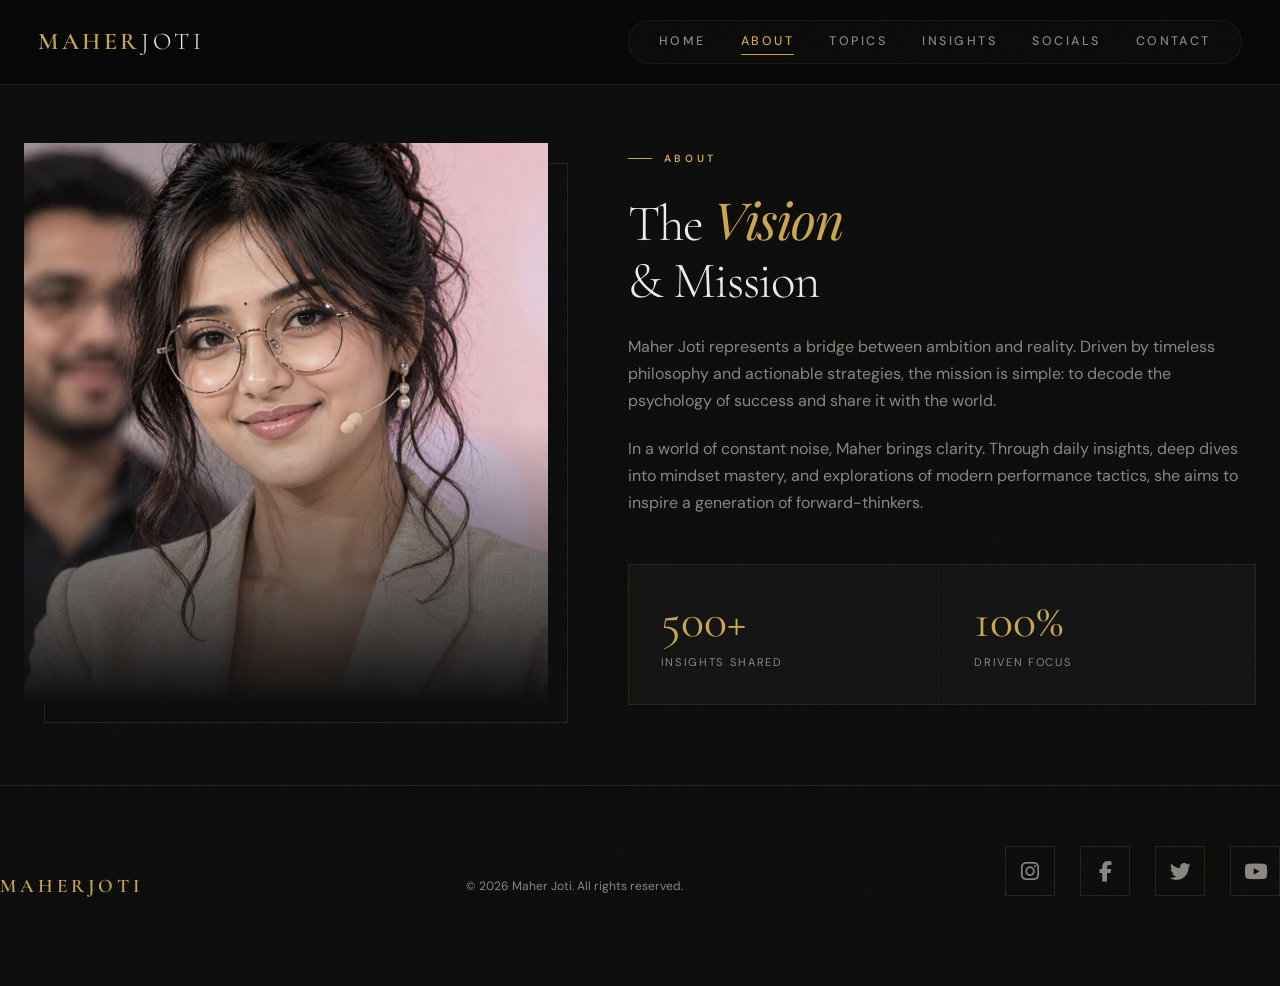
<file: about.html>
<!DOCTYPE html>
<html lang="en">
<head>
  <meta charset="UTF-8" />
  <meta name="viewport" content="width=device-width, initial-scale=1.0" />
  <title>Maher Joti | About</title>
  <meta name="description" content="Maher Joti - About page" />
  <link rel="preconnect" href="https://fonts.googleapis.com" />
  <link href="https://fonts.googleapis.com/css2?family=Cormorant+Garamond:wght@300;400;500;600;700&family=DM+Sans:wght@300;400;500;600&family=Playfair+Display:ital,wght@0,700;1,400&display=swap" rel="stylesheet" />
  <link rel="stylesheet" href="https://cdnjs.cloudflare.com/ajax/libs/font-awesome/6.4.0/css/all.min.css" />
  <link rel="stylesheet" href="css/style.css" />
</head>
<body>

  <!-- NAV -->
  <header id="header">
    <a href="index.html" class="logo">Maher<span>Joti</span></a>
    <button class="menu-toggle" id="menuToggle" aria-label="Toggle menu"><i class="fas fa-bars"></i></button>
    <nav id="navLinks">
      <a href="index.html">Home</a>
      <a href="about.html" class="active">About</a>
      <a href="topics.html">Topics</a>
      <a href="content.html">Insights</a>
      <a href="social.html">Socials</a>
      <a href="contact.html">Contact</a>
    </nav>
  </header>

  <!-- ABOUT -->
  <section id="about">
    <div class="about-grid reveal">
      <div class="about-img">
        <div class="about-img-line"></div>
        <img src="imgs/maher.jpg" alt="Maher Joti" />
        <div class="about-img-overlay"></div>
      </div>
      <div class="about-text">
        <span class="section-label">About</span>
        <h2 class="section-heading">The <em>Vision</em><br>& Mission</h2>
        <p>Maher Joti represents a bridge between ambition and reality. Driven by timeless philosophy and actionable strategies, the mission is simple: to decode the psychology of success and share it with the world.</p>
        <p>In a world of constant noise, Maher brings clarity. Through daily insights, deep dives into mindset mastery, and explorations of modern performance tactics, she aims to inspire a generation of forward-thinkers.</p>
        <div class="about-stats">
          <div class="stat">
            <div class="stat-number">500+</div>
            <div class="stat-label">Insights Shared</div>
          </div>
          <div class="stat">
            <div class="stat-number">100%</div>
            <div class="stat-label">Driven Focus</div>
          </div>
        </div>
      </div>
    </div>
  </section>

  <!-- FOOTER -->
  <footer>
    <div class="footer-logo">MaherJoti</div>
    <p class="footer-copy">&copy; 2026 Maher Joti. All rights reserved.</p>
    <div class="footer-socials">
      <a href="#"><i class="fab fa-instagram"></i></a>
      <a href="#"><i class="fab fa-facebook-f"></i></a>
      <a href="#"><i class="fab fa-twitter"></i></a>
      <a href="#"><i class="fab fa-youtube"></i></a>
    </div>
  </footer>

  <script>
    const header = document.getElementById('header');
    window.addEventListener('scroll', () => {
      if (header) header.classList.toggle('scrolled', window.scrollY > 50);
    });

    const toggle = document.getElementById('menuToggle');
    const nav = document.getElementById('navLinks');
    if (toggle && nav) {
      toggle.addEventListener('click', () => {
        nav.classList.toggle('open');
        const icon = toggle.querySelector('i');
        icon.className = nav.classList.contains('open') ? 'fas fa-times' : 'fas fa-bars';
      });

      nav.querySelectorAll('a').forEach(a => {
        a.addEventListener('click', () => {
          nav.classList.remove('open');
          toggle.querySelector('i').className = 'fas fa-bars';
        });
      });
    }

    const reveals = document.querySelectorAll('.reveal');
    if (reveals.length) {
      const observer = new IntersectionObserver((entries) => {
        entries.forEach(e => { if (e.isIntersecting) e.target.classList.add('visible'); });
      }, { threshold: 0.1 });
      reveals.forEach(el => observer.observe(el));
    }

    document.querySelectorAll('.action-btn').forEach(btn => {
      if (btn.querySelector('.fa-heart')) {
        btn.addEventListener('click', () => {
          const icon = btn.querySelector('i');
          icon.classList.toggle('far');
          icon.classList.toggle('fas');
          icon.style.color = icon.classList.contains('fas') ? '#c9a84c' : '';
        });
      }
    });

    const contactForm = document.getElementById('contactForm');
    if (contactForm) {
      contactForm.addEventListener('submit', function(e) {
        e.preventDefault();
        const msg = document.getElementById('form-message');
        const btn = document.getElementById('submitBtn');
        const btnText = document.getElementById('btnText');
        const btnIcon = document.getElementById('btnIcon');
        btn.disabled = true;
        btnText.textContent = 'Sending...';
        btnIcon.className = 'fas fa-spinner fa-spin';
        setTimeout(() => {
          msg.style.display = 'block';
          msg.style.background = 'rgba(201,168,76,0.1)';
          msg.style.border = '1px solid rgba(201,168,76,0.3)';
          msg.style.color = '#c9a84c';
          msg.style.fontSize = '0.85rem';
          msg.textContent = 'Proposal submitted! We will get back to you soon.';
          this.reset();
          btn.disabled = false;
          btnText.textContent = 'Submit Proposal';
          btnIcon.className = 'fas fa-paper-plane';
          setTimeout(() => msg.style.display = 'none', 5000);
        }, 1500);
      });
    }
  </script>
</body>
</html>
</file>
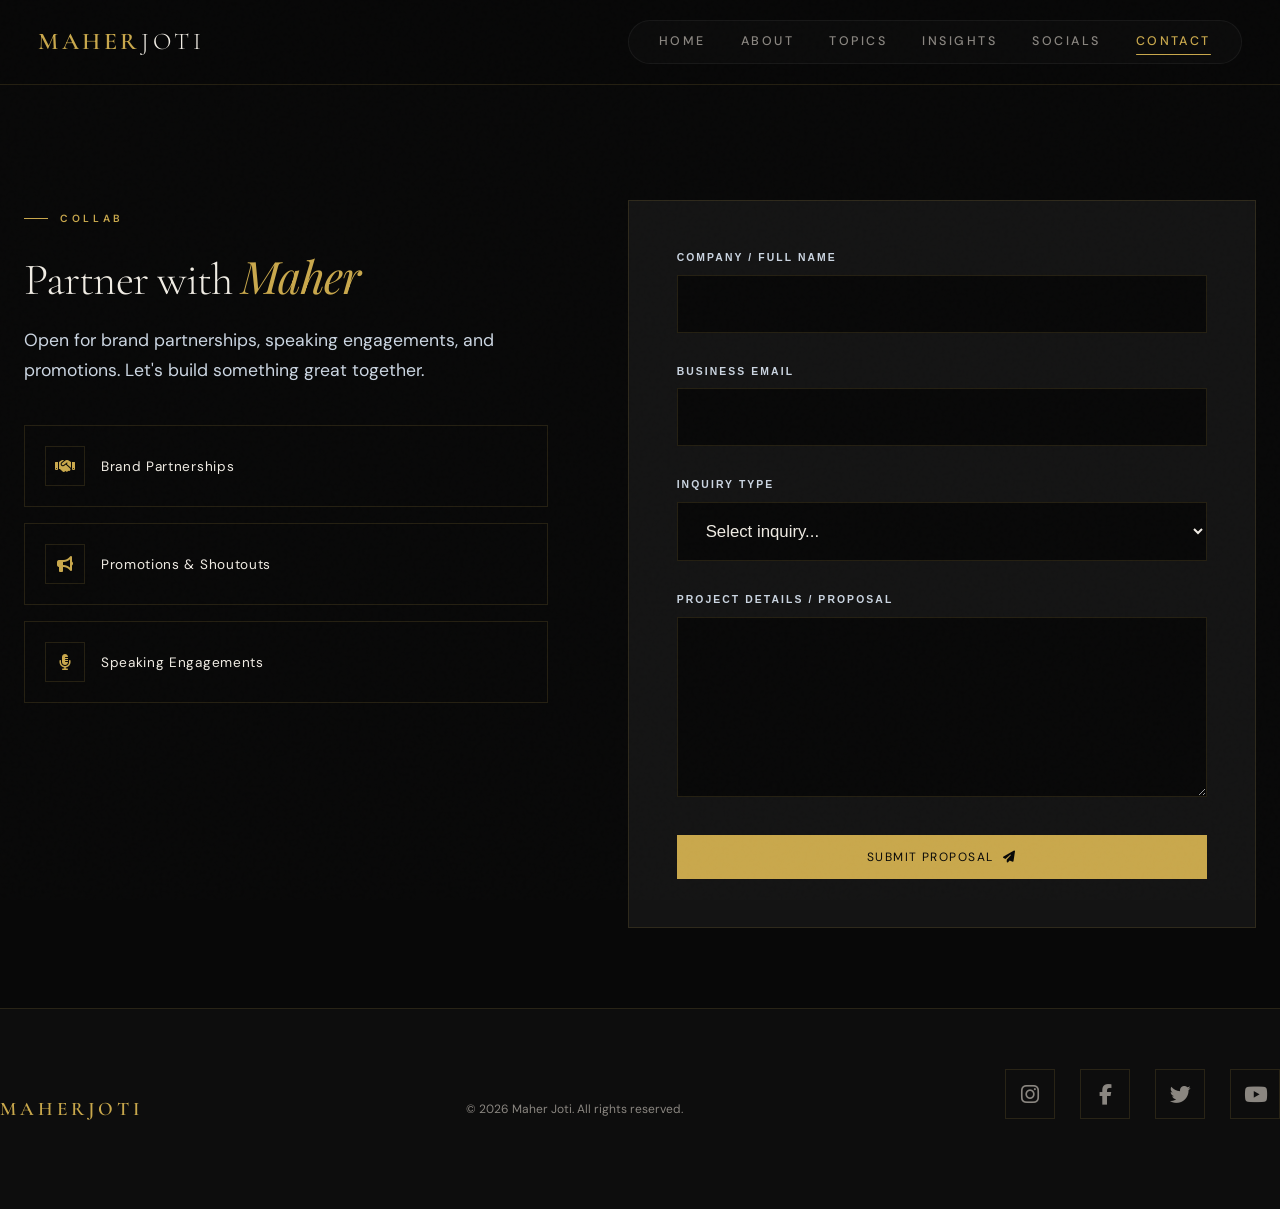
<file: contact.html>
<!DOCTYPE html>
<html lang="en">
<head>
  <meta charset="UTF-8" />
  <meta name="viewport" content="width=device-width, initial-scale=1.0" />
  <title>Maher Joti | Contact</title>
  <meta name="description" content="Maher Joti - Contact page" />
  <link rel="preconnect" href="https://fonts.googleapis.com" />
  <link href="https://fonts.googleapis.com/css2?family=Cormorant+Garamond:wght@300;400;500;600;700&family=DM+Sans:wght@300;400;500;600&family=Playfair+Display:ital,wght@0,700;1,400&display=swap" rel="stylesheet" />
  <link rel="stylesheet" href="https://cdnjs.cloudflare.com/ajax/libs/font-awesome/6.4.0/css/all.min.css" />
  <link rel="stylesheet" href="css/style.css" />
</head>
<body>

  <!-- NAV -->
  <header id="header">
    <a href="index.html" class="logo">Maher<span>Joti</span></a>
    <button class="menu-toggle" id="menuToggle" aria-label="Toggle menu"><i class="fas fa-bars"></i></button>
    <nav id="navLinks">
      <a href="index.html">Home</a>
      <a href="about.html">About</a>
      <a href="topics.html">Topics</a>
      <a href="content.html">Insights</a>
      <a href="social.html">Socials</a>
      <a href="contact.html" class="active">Contact</a>
    </nav>
  </header>

  <!-- CONTACT -->
  <section id="contact">
    <div class="contact-grid reveal">
      <div class="contact-info">
        <span class="section-label">Collab</span>
        <h2 class="contact-info-heading">Partner with <em>Maher</em></h2>
        <p>Open for brand partnerships, speaking engagements, and promotions. Let's build something great together.</p>
        <div class="services-list">
          <div class="service-item">
            <div class="service-icon"><i class="fas fa-handshake"></i></div>
            <span class="service-name">Brand Partnerships</span>
          </div>
          <div class="service-item">
            <div class="service-icon"><i class="fas fa-bullhorn"></i></div>
            <span class="service-name">Promotions & Shoutouts</span>
          </div>
          <div class="service-item">
            <div class="service-icon"><i class="fas fa-microphone-alt"></i></div>
            <span class="service-name">Speaking Engagements</span>
          </div>
        </div>
      </div>
      <div class="contact-form-wrap">
        <div id="form-message"></div>
        <form id="contactForm">
          <div class="form-group">
            <label for="name">Company / Full Name</label>
            <input type="text" id="name" name="name" class="form-control" required />
          </div>
          <div class="form-group">
            <label for="email">Business Email</label>
            <input type="email" id="email" name="email" class="form-control" required />
          </div>
          <div class="form-group">
            <label for="inquiry">Inquiry Type</label>
            <select id="inquiry" name="inquiry" class="form-control" required>
              <option value="" disabled selected>Select inquiry...</option>
              <option value="partnership">Brand Partnership</option>
              <option value="promotion">Promotion / Shoutout</option>
              <option value="speaking">Speaking Engagement</option>
              <option value="other">Other</option>
            </select>
          </div>
          <div class="form-group">
            <label for="message">Project Details / Proposal</label>
            <textarea id="message" name="message" class="form-control" required></textarea>
          </div>
          <button type="submit" class="btn-submit" id="submitBtn">
            <span id="btnText">Submit Proposal</span>
            <i class="fas fa-paper-plane" id="btnIcon"></i>
          </button>
        </form>
      </div>
    </div>
  </section>

  <!-- FOOTER -->
  <footer>
    <div class="footer-logo">MaherJoti</div>
    <p class="footer-copy">&copy; 2026 Maher Joti. All rights reserved.</p>
    <div class="footer-socials">
      <a href="#"><i class="fab fa-instagram"></i></a>
      <a href="#"><i class="fab fa-facebook-f"></i></a>
      <a href="#"><i class="fab fa-twitter"></i></a>
      <a href="#"><i class="fab fa-youtube"></i></a>
    </div>
  </footer>

  <script>
    const header = document.getElementById('header');
    window.addEventListener('scroll', () => {
      if (header) header.classList.toggle('scrolled', window.scrollY > 50);
    });

    const toggle = document.getElementById('menuToggle');
    const nav = document.getElementById('navLinks');
    if (toggle && nav) {
      toggle.addEventListener('click', () => {
        nav.classList.toggle('open');
        const icon = toggle.querySelector('i');
        icon.className = nav.classList.contains('open') ? 'fas fa-times' : 'fas fa-bars';
      });

      nav.querySelectorAll('a').forEach(a => {
        a.addEventListener('click', () => {
          nav.classList.remove('open');
          toggle.querySelector('i').className = 'fas fa-bars';
        });
      });
    }

    const reveals = document.querySelectorAll('.reveal');
    if (reveals.length) {
      const observer = new IntersectionObserver((entries) => {
        entries.forEach(e => { if (e.isIntersecting) e.target.classList.add('visible'); });
      }, { threshold: 0.1 });
      reveals.forEach(el => observer.observe(el));
    }

    document.querySelectorAll('.action-btn').forEach(btn => {
      if (btn.querySelector('.fa-heart')) {
        btn.addEventListener('click', () => {
          const icon = btn.querySelector('i');
          icon.classList.toggle('far');
          icon.classList.toggle('fas');
          icon.style.color = icon.classList.contains('fas') ? '#c9a84c' : '';
        });
      }
    });

    const contactForm = document.getElementById('contactForm');
    if (contactForm) {
      contactForm.addEventListener('submit', function(e) {
        e.preventDefault();
        const msg = document.getElementById('form-message');
        const btn = document.getElementById('submitBtn');
        const btnText = document.getElementById('btnText');
        const btnIcon = document.getElementById('btnIcon');
        btn.disabled = true;
        btnText.textContent = 'Sending...';
        btnIcon.className = 'fas fa-spinner fa-spin';
        setTimeout(() => {
          msg.style.display = 'block';
          msg.style.background = 'rgba(201,168,76,0.1)';
          msg.style.border = '1px solid rgba(201,168,76,0.3)';
          msg.style.color = '#c9a84c';
          msg.style.fontSize = '0.85rem';
          msg.textContent = 'Proposal submitted! We will get back to you soon.';
          this.reset();
          btn.disabled = false;
          btnText.textContent = 'Submit Proposal';
          btnIcon.className = 'fas fa-paper-plane';
          setTimeout(() => msg.style.display = 'none', 5000);
        }, 1500);
      });
    }
  </script>
</body>
</html>
</file>
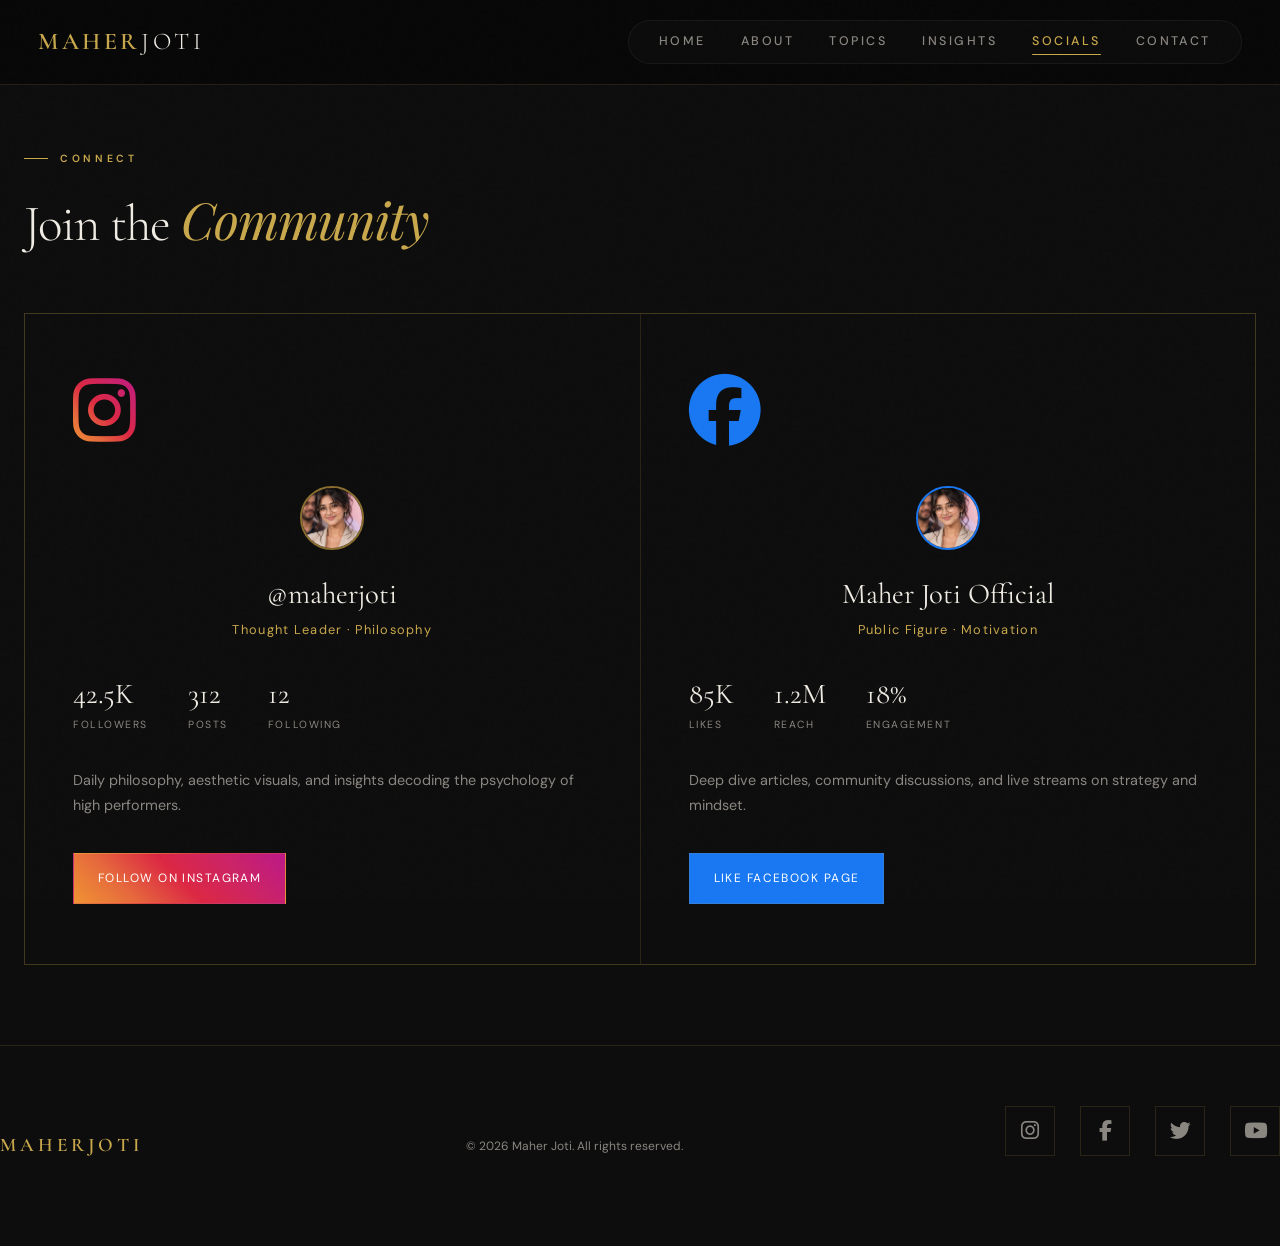
<file: social.html>
<!DOCTYPE html>
<html lang="en">
<head>
  <meta charset="UTF-8" />
  <meta name="viewport" content="width=device-width, initial-scale=1.0" />
  <title>Maher Joti | Socials</title>
  <meta name="description" content="Maher Joti - Socials page" />
  <link rel="preconnect" href="https://fonts.googleapis.com" />
  <link href="https://fonts.googleapis.com/css2?family=Cormorant+Garamond:wght@300;400;500;600;700&family=DM+Sans:wght@300;400;500;600&family=Playfair+Display:ital,wght@0,700;1,400&display=swap" rel="stylesheet" />
  <link rel="stylesheet" href="https://cdnjs.cloudflare.com/ajax/libs/font-awesome/6.4.0/css/all.min.css" />
  <link rel="stylesheet" href="css/style.css" />
</head>
<body>

  <!-- NAV -->
  <header id="header">
    <a href="index.html" class="logo">Maher<span>Joti</span></a>
    <button class="menu-toggle" id="menuToggle" aria-label="Toggle menu"><i class="fas fa-bars"></i></button>
    <nav id="navLinks">
      <a href="index.html">Home</a>
      <a href="about.html">About</a>
      <a href="topics.html">Topics</a>
      <a href="content.html">Insights</a>
      <a href="social.html" class="active">Socials</a>
      <a href="contact.html">Contact</a>
    </nav>
  </header>

  <!-- SOCIALS -->
  <section id="socials">
    <div class="reveal">
      <span class="section-label">Connect</span>
      <h2 class="section-heading">Join the <em>Community</em></h2>
    </div>
    <div class="social-grid reveal">
      <div class="platform-card">
        <i class="fab fa-instagram platform-icon ig"></i>
        <div class="platform-header">
          <img src="imgs/maher.jpg" alt="Maher Joti" class="platform-avatar" />
          <div class="platform-name">@maherjoti</div>
          <div class="platform-handle">Thought Leader · Philosophy</div>
        </div>
        <div class="p-stats">
          <div><span class="p-stat-num">42.5K</span><span class="p-stat-label">Followers</span></div>
          <div><span class="p-stat-num">312</span><span class="p-stat-label">Posts</span></div>
          <div><span class="p-stat-num">12</span><span class="p-stat-label">Following</span></div>
        </div>
        <p class="platform-desc">Daily philosophy, aesthetic visuals, and insights decoding the psychology of high performers.</p>
        <a href="#" class="btn-platform" style="background:linear-gradient(45deg,#f09433,#e6683c,#dc2743,#cc2366,#bc1888);color:#fff;">Follow on Instagram</a>
      </div>
      <div class="platform-card">
        <i class="fab fa-facebook platform-icon fb"></i>
        <div class="platform-header">
          <img src="imgs/maher.jpg" alt="Maher Joti" class="platform-avatar" style="border-color:#1877f2;" />
          <div class="platform-name">Maher Joti Official</div>
          <div class="platform-handle">Public Figure · Motivation</div>
        </div>
        <div class="p-stats">
          <div><span class="p-stat-num">85K</span><span class="p-stat-label">Likes</span></div>
          <div><span class="p-stat-num">1.2M</span><span class="p-stat-label">Reach</span></div>
          <div><span class="p-stat-num">18%</span><span class="p-stat-label">Engagement</span></div>
        </div>
        <p class="platform-desc">Deep dive articles, community discussions, and live streams on strategy and mindset.</p>
        <a href="#" class="btn-platform" style="background:#1877f2;color:#fff;">Like Facebook Page</a>
      </div>
    </div>
  </section>

  <!-- FOOTER -->
  <footer>
    <div class="footer-logo">MaherJoti</div>
    <p class="footer-copy">&copy; 2026 Maher Joti. All rights reserved.</p>
    <div class="footer-socials">
      <a href="#"><i class="fab fa-instagram"></i></a>
      <a href="#"><i class="fab fa-facebook-f"></i></a>
      <a href="#"><i class="fab fa-twitter"></i></a>
      <a href="#"><i class="fab fa-youtube"></i></a>
    </div>
  </footer>

  <script>
    const header = document.getElementById('header');
    window.addEventListener('scroll', () => {
      if (header) header.classList.toggle('scrolled', window.scrollY > 50);
    });

    const toggle = document.getElementById('menuToggle');
    const nav = document.getElementById('navLinks');
    if (toggle && nav) {
      toggle.addEventListener('click', () => {
        nav.classList.toggle('open');
        const icon = toggle.querySelector('i');
        icon.className = nav.classList.contains('open') ? 'fas fa-times' : 'fas fa-bars';
      });

      nav.querySelectorAll('a').forEach(a => {
        a.addEventListener('click', () => {
          nav.classList.remove('open');
          toggle.querySelector('i').className = 'fas fa-bars';
        });
      });
    }

    const reveals = document.querySelectorAll('.reveal');
    if (reveals.length) {
      const observer = new IntersectionObserver((entries) => {
        entries.forEach(e => { if (e.isIntersecting) e.target.classList.add('visible'); });
      }, { threshold: 0.1 });
      reveals.forEach(el => observer.observe(el));
    }

    document.querySelectorAll('.action-btn').forEach(btn => {
      if (btn.querySelector('.fa-heart')) {
        btn.addEventListener('click', () => {
          const icon = btn.querySelector('i');
          icon.classList.toggle('far');
          icon.classList.toggle('fas');
          icon.style.color = icon.classList.contains('fas') ? '#c9a84c' : '';
        });
      }
    });

    const contactForm = document.getElementById('contactForm');
    if (contactForm) {
      contactForm.addEventListener('submit', function(e) {
        e.preventDefault();
        const msg = document.getElementById('form-message');
        const btn = document.getElementById('submitBtn');
        const btnText = document.getElementById('btnText');
        const btnIcon = document.getElementById('btnIcon');
        btn.disabled = true;
        btnText.textContent = 'Sending...';
        btnIcon.className = 'fas fa-spinner fa-spin';
        setTimeout(() => {
          msg.style.display = 'block';
          msg.style.background = 'rgba(201,168,76,0.1)';
          msg.style.border = '1px solid rgba(201,168,76,0.3)';
          msg.style.color = '#c9a84c';
          msg.style.fontSize = '0.85rem';
          msg.textContent = 'Proposal submitted! We will get back to you soon.';
          this.reset();
          btn.disabled = false;
          btnText.textContent = 'Submit Proposal';
          btnIcon.className = 'fas fa-paper-plane';
          setTimeout(() => msg.style.display = 'none', 5000);
        }, 1500);
      });
    }
  </script>
</body>
</html>
</file>
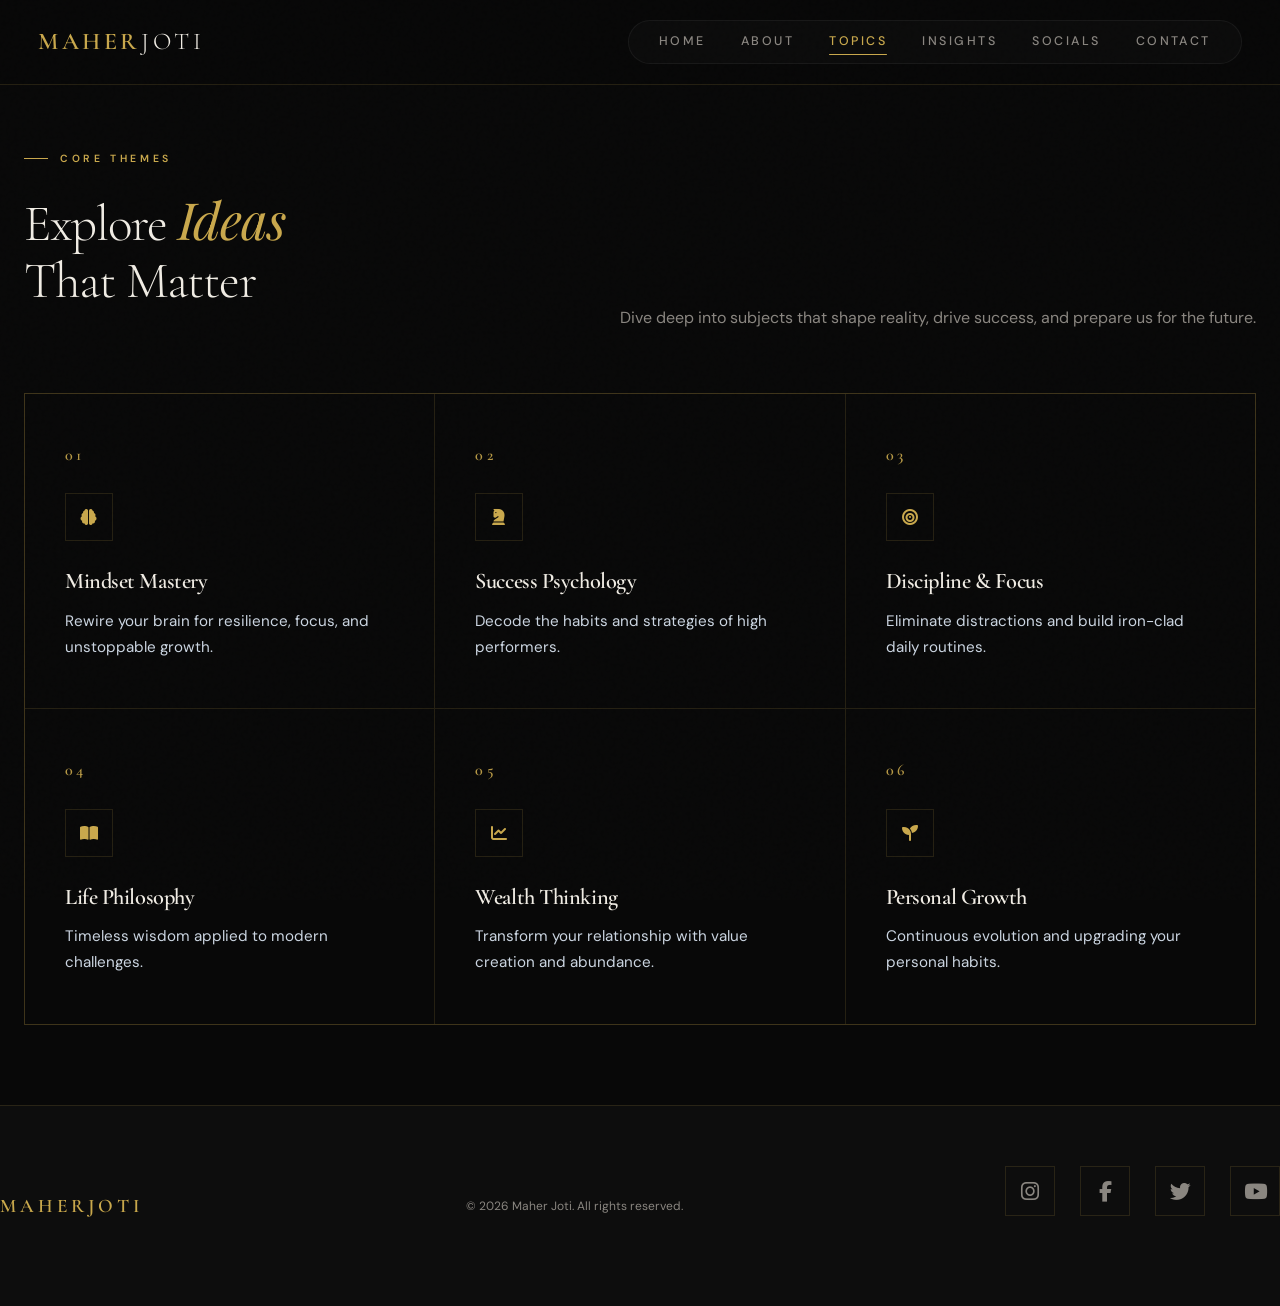
<file: topics.html>
<!DOCTYPE html>
<html lang="en">
<head>
  <meta charset="UTF-8" />
  <meta name="viewport" content="width=device-width, initial-scale=1.0" />
  <title>Maher Joti | Topics</title>
  <meta name="description" content="Maher Joti - Topics page" />
  <link rel="preconnect" href="https://fonts.googleapis.com" />
  <link href="https://fonts.googleapis.com/css2?family=Cormorant+Garamond:wght@300;400;500;600;700&family=DM+Sans:wght@300;400;500;600&family=Playfair+Display:ital,wght@0,700;1,400&display=swap" rel="stylesheet" />
  <link rel="stylesheet" href="https://cdnjs.cloudflare.com/ajax/libs/font-awesome/6.4.0/css/all.min.css" />
  <link rel="stylesheet" href="css/style.css" />
</head>
<body>

  <!-- NAV -->
  <header id="header">
    <a href="index.html" class="logo">Maher<span>Joti</span></a>
    <button class="menu-toggle" id="menuToggle" aria-label="Toggle menu"><i class="fas fa-bars"></i></button>
    <nav id="navLinks">
      <a href="index.html">Home</a>
      <a href="about.html">About</a>
      <a href="topics.html" class="active">Topics</a>
      <a href="content.html">Insights</a>
      <a href="social.html">Socials</a>
      <a href="contact.html">Contact</a>
    </nav>
  </header>

  <!-- TOPICS -->
  <section id="topics">
    <div class="topics-header reveal">
      <div>
        <span class="section-label">Core Themes</span>
        <h2 class="section-heading">Explore <em>Ideas</em><br>That Matter</h2>
      </div>
      <p class="section-sub">Dive deep into subjects that shape reality, drive success, and prepare us for the future.</p>
    </div>
    <div class="topics-grid reveal">
      <div class="topic-card">
        <span class="topic-num">01</span>
        <div class="topic-icon-wrap"><i class="fas fa-brain"></i></div>
        <h3 class="topic-title">Mindset Mastery</h3>
        <p class="topic-desc">Rewire your brain for resilience, focus, and unstoppable growth.</p>
      </div>
      <div class="topic-card">
        <span class="topic-num">02</span>
        <div class="topic-icon-wrap"><i class="fas fa-chess-knight"></i></div>
        <h3 class="topic-title">Success Psychology</h3>
        <p class="topic-desc">Decode the habits and strategies of high performers.</p>
      </div>
      <div class="topic-card">
        <span class="topic-num">03</span>
        <div class="topic-icon-wrap"><i class="fas fa-bullseye"></i></div>
        <h3 class="topic-title">Discipline & Focus</h3>
        <p class="topic-desc">Eliminate distractions and build iron-clad daily routines.</p>
      </div>
      <div class="topic-card">
        <span class="topic-num">04</span>
        <div class="topic-icon-wrap"><i class="fas fa-book-open"></i></div>
        <h3 class="topic-title">Life Philosophy</h3>
        <p class="topic-desc">Timeless wisdom applied to modern challenges.</p>
      </div>
      <div class="topic-card">
        <span class="topic-num">05</span>
        <div class="topic-icon-wrap"><i class="fas fa-chart-line"></i></div>
        <h3 class="topic-title">Wealth Thinking</h3>
        <p class="topic-desc">Transform your relationship with value creation and abundance.</p>
      </div>
      <div class="topic-card">
        <span class="topic-num">06</span>
        <div class="topic-icon-wrap"><i class="fas fa-seedling"></i></div>
        <h3 class="topic-title">Personal Growth</h3>
        <p class="topic-desc">Continuous evolution and upgrading your personal habits.</p>
      </div>
    </div>
  </section>

  <!-- FOOTER -->
  <footer>
    <div class="footer-logo">MaherJoti</div>
    <p class="footer-copy">&copy; 2026 Maher Joti. All rights reserved.</p>
    <div class="footer-socials">
      <a href="#"><i class="fab fa-instagram"></i></a>
      <a href="#"><i class="fab fa-facebook-f"></i></a>
      <a href="#"><i class="fab fa-twitter"></i></a>
      <a href="#"><i class="fab fa-youtube"></i></a>
    </div>
  </footer>

  <script>
    const header = document.getElementById('header');
    window.addEventListener('scroll', () => {
      if (header) header.classList.toggle('scrolled', window.scrollY > 50);
    });

    const toggle = document.getElementById('menuToggle');
    const nav = document.getElementById('navLinks');
    if (toggle && nav) {
      toggle.addEventListener('click', () => {
        nav.classList.toggle('open');
        const icon = toggle.querySelector('i');
        icon.className = nav.classList.contains('open') ? 'fas fa-times' : 'fas fa-bars';
      });

      nav.querySelectorAll('a').forEach(a => {
        a.addEventListener('click', () => {
          nav.classList.remove('open');
          toggle.querySelector('i').className = 'fas fa-bars';
        });
      });
    }

    const reveals = document.querySelectorAll('.reveal');
    if (reveals.length) {
      const observer = new IntersectionObserver((entries) => {
        entries.forEach(e => { if (e.isIntersecting) e.target.classList.add('visible'); });
      }, { threshold: 0.1 });
      reveals.forEach(el => observer.observe(el));
    }

    document.querySelectorAll('.action-btn').forEach(btn => {
      if (btn.querySelector('.fa-heart')) {
        btn.addEventListener('click', () => {
          const icon = btn.querySelector('i');
          icon.classList.toggle('far');
          icon.classList.toggle('fas');
          icon.style.color = icon.classList.contains('fas') ? '#c9a84c' : '';
        });
      }
    });

    const contactForm = document.getElementById('contactForm');
    if (contactForm) {
      contactForm.addEventListener('submit', function(e) {
        e.preventDefault();
        const msg = document.getElementById('form-message');
        const btn = document.getElementById('submitBtn');
        const btnText = document.getElementById('btnText');
        const btnIcon = document.getElementById('btnIcon');
        btn.disabled = true;
        btnText.textContent = 'Sending...';
        btnIcon.className = 'fas fa-spinner fa-spin';
        setTimeout(() => {
          msg.style.display = 'block';
          msg.style.background = 'rgba(201,168,76,0.1)';
          msg.style.border = '1px solid rgba(201,168,76,0.3)';
          msg.style.color = '#c9a84c';
          msg.style.fontSize = '0.85rem';
          msg.textContent = 'Proposal submitted! We will get back to you soon.';
          this.reset();
          btn.disabled = false;
          btnText.textContent = 'Submit Proposal';
          btnIcon.className = 'fas fa-paper-plane';
          setTimeout(() => msg.style.display = 'none', 5000);
        }, 1500);
      });
    }
  </script>
</body>
</html>
</file>
<file: css/style.css>
@import url('https://fonts.googleapis.com/css2?family=Cormorant+Garamond:wght@300;400;500;600;700&family=DM+Sans:wght@300;400;500;600&family=Playfair+Display:ital,wght@0,700;1,400&display=swap');

:root {
  --gold: #c9a84c;
  --gold-light: #e8d5a3;
  --gold-dark: #8a6d2f;
  --black: #080808;
  --deep: #0d0d0d;
  --surface: #141414;
  --surface2: #1c1c1c;
  --border: rgba(201, 168, 76, 0.15);
  --text: #f0ece4;
  --muted: #8a8680;
  --serif: 'Cormorant Garamond', serif;
  --sans: 'DM Sans', sans-serif;
  --display: 'Playfair Display', serif;
}

*,
*::before,
*::after {
  margin: 0;
  padding: 0;
  box-sizing: border-box;
}

html {
  scroll-behavior: smooth;
}

body {
  background: var(--black);
  color: var(--text);
  font-family: var(--sans);
  overflow-x: hidden;
  line-height: 1.7;
}

body::before {
  content: '';
  position: fixed;
  inset: 0;
  background-image: url("data:image/svg+xml,%3Csvg viewBox='0 0 256 256' xmlns='http://www.w3.org/2000/svg'%3E%3Cfilter id='noise'%3E%3CfeTurbulence type='fractalNoise' baseFrequency='0.9' numOctaves='4' stitchTiles='stitch'/%3E%3C/filter%3E%3Crect width='100%25' height='100%25' filter='url(%23noise)' opacity='0.04'/%3E%3C/svg%3E");
  pointer-events: none;
  z-index: 9999;
  opacity: 0.4;
}

header {
  position: fixed;
  top: 0;
  left: 0;
  right: 0;
  z-index: 1000;
  padding: 16px 24px;
  display: flex;
  align-items: center;
  justify-content: space-between;
  background: rgba(8, 8, 8, 0.95);
  backdrop-filter: blur(20px);
  border-bottom: 1px solid var(--border);
}

.logo {
  font-family: var(--serif);
  font-size: 1.5rem;
  font-weight: 600;
  letter-spacing: 0.15em;
  color: var(--gold);
  text-transform: uppercase;
  text-decoration: none;
}

.logo span {
  color: var(--text);
  font-weight: 300;
}

#navLinks {
  display: flex;
  gap: 28px;
}

#navLinks a {
  font-family: var(--sans);
  font-size: 0.75rem;
  font-weight: 500;
  letter-spacing: 0.2em;
  text-transform: uppercase;
  color: var(--muted);
  text-decoration: none;
  position: relative;
}

#navLinks a::after {
  content: '';
  position: absolute;
  bottom: -4px;
  left: 0;
  right: 0;
  height: 1px;
  background: var(--gold);
  transform: scaleX(0);
  transition: transform 0.3s;
}

#navLinks a:hover,
#navLinks a.active {
  color: var(--gold);
}

#navLinks a:hover::after,
#navLinks a.active::after {
  transform: scaleX(1);
}

.menu-toggle {
  display: none;
  background: none;
  border: 1px solid var(--border);
  color: var(--gold);
  width: 40px;
  height: 40px;
  border-radius: 8px;
  cursor: pointer;
  font-size: 1rem;
  align-items: center;
  justify-content: center;
}

section {
  padding: 120px 24px 80px;
  max-width: 1280px;
  margin: 0 auto;
  position: relative;
  z-index: 5;
}

.section-label {
  display: inline-flex;
  align-items: center;
  gap: 12px;
  font-size: 0.65rem;
  font-weight: 600;
  letter-spacing: 0.35em;
  text-transform: uppercase;
  color: var(--gold);
  margin-bottom: 24px;
}

.section-label::before {
  content: '';
  width: 24px;
  height: 1px;
  background: var(--gold);
}

.section-heading {
  font-family: var(--serif);
  font-size: clamp(2.2rem, 4vw, 4rem);
  font-weight: 300;
  line-height: 1.1;
  margin-bottom: 24px;
}

.section-heading em {
  font-style: italic;
  color: var(--gold);
  font-family: var(--display);
}

.section-sub,
p {
  color: var(--muted);
}

#about,
#socials {
  background: var(--deep);
}

#topics,
#feed,
#contact {
  background: var(--black);
}

.about-grid {
  display: grid;
  grid-template-columns: 1fr 1.2fr;
  gap: 80px;
  align-items: center;
}

.about-img {
  position: relative;
  height: 560px;
}

.about-img img {
  width: 100%;
  height: 100%;
  object-fit: cover;
  filter: grayscale(30%);
}

.about-img-overlay {
  position: absolute;
  inset: 0;
  background: linear-gradient(to top, var(--deep) 0%, transparent 50%);
}

.about-img-line {
  position: absolute;
  top: 20px;
  left: 20px;
  right: -20px;
  bottom: -20px;
  border: 1px solid var(--border);
}

.about-text p {
  margin-bottom: 20px;
}

.about-stats {
  display: grid;
  grid-template-columns: 1fr 1fr;
  gap: 1px;
  margin-top: 48px;
  border: 1px solid var(--border);
}

.stat {
  padding: 32px;
  background: var(--surface);
}

.stat-number {
  font-family: var(--serif);
  font-size: 3rem;
  color: var(--gold);
  line-height: 1;
  margin-bottom: 8px;
}

.stat-label {
  font-size: 0.7rem;
  letter-spacing: 0.15em;
  text-transform: uppercase;
  color: var(--muted);
}

.topics-header {
  display: flex;
  align-items: flex-end;
  justify-content: space-between;
  margin-bottom: 60px;
  flex-wrap: wrap;
  gap: 20px;
}

.topics-grid {
  display: grid;
  grid-template-columns: repeat(3, 1fr);
  gap: 1px;
  border: 1px solid var(--border);
  background: var(--border);
}

.topic-card {
  background: var(--black);
  padding: 48px 40px;
  position: relative;
  overflow: hidden;
}

.topic-num {
  font-family: var(--serif);
  font-size: 1rem;
  font-weight: 600;
  color: var(--gold);
  letter-spacing: 0.2em;
  margin-bottom: 24px;
  display: block;
  opacity: 0.9;
}

.topic-icon-wrap {
  width: 48px;
  height: 48px;
  border: 1px solid var(--border);
  display: flex;
  align-items: center;
  justify-content: center;
  margin-bottom: 28px;
  color: var(--gold);
}

.topic-title {
  font-family: var(--serif);
  font-size: 1.4rem;
  margin-bottom: 16px;
  color: var(--text);
}

.topic-desc {
  font-size: 0.9rem;
  color: var(--muted);
}

.feed-grid {
  display: grid;
  grid-template-columns: repeat(3, 1fr);
  gap: 1px;
  border: 1px solid var(--border);
  background: var(--border);
  margin-top: 60px;
}

.post-card {
  background: var(--black);
  overflow: hidden;
}

.post-img {
  width: 100%;
  height: 220px;
  object-fit: cover;
  filter: grayscale(30%);
  display: block;
}

.post-body {
  padding: 32px;
}

.post-tags {
  display: flex;
  gap: 8px;
  margin-bottom: 16px;
  flex-wrap: wrap;
}

.tag {
  font-size: 0.6rem;
  font-weight: 600;
  letter-spacing: 0.2em;
  text-transform: uppercase;
  color: var(--gold);
  border: 1px solid var(--gold-dark);
  padding: 4px 10px;
}

.post-quote {
  font-family: var(--serif);
  font-size: 1.05rem;
  font-style: italic;
  margin-bottom: 14px;
  color: var(--text);
}

.post-note {
  font-size: 0.85rem;
  color: var(--muted);
  margin-bottom: 24px;
}

.post-actions {
  display: flex;
  gap: 20px;
  border-top: 1px solid var(--border);
  padding-top: 20px;
}

.action-btn {
  background: none;
  border: none;
  color: var(--muted);
  font-size: 0.8rem;
  cursor: pointer;
  display: flex;
  align-items: center;
  gap: 6px;
  font-family: var(--sans);
}

.action-btn:hover {
  color: var(--gold);
}

.load-more-wrap {
  text-align: center;
  margin-top: 60px;
}

.social-grid {
  display: grid;
  grid-template-columns: 1fr 1fr;
  gap: 1px;
  border: 1px solid var(--border);
  background: var(--border);
  margin-top: 60px;
}

.platform-card {
  background: var(--deep);
  padding: 60px 48px;
}

.platform-header {
  margin-bottom: 30px;
}

.platform-name {
  font-family: var(--serif);
  font-size: 1.8rem;
}

.platform-handle {
  font-size: 0.8rem;
  color: var(--gold);
  letter-spacing: 0.1em;
}

.platform-avatar {
  width: 64px;
  height: 64px;
  border-radius: 50%;
  object-fit: cover;
  border: 2px solid var(--gold-dark);
  margin: 20px 0;
}

.p-stats {
  display: flex;
  gap: 40px;
  margin: 32px 0;
}

.p-stat-num {
  font-family: var(--serif);
  font-size: 1.8rem;
  color: var(--text);
  display: block;
  line-height: 1;
}

.p-stat-label {
  font-size: 0.65rem;
  letter-spacing: 0.15em;
  text-transform: uppercase;
  color: var(--muted);
}

.platform-desc {
  font-size: 0.9rem;
  color: var(--muted);
  margin-bottom: 36px;
}

.contact-grid {
  display: grid;
  grid-template-columns: 1fr 1.2fr;
  gap: 80px;
  margin-top: 60px;
  align-items: start;
}

.contact-info-heading {
  font-family: var(--serif);
  font-size: 2.5rem;
  font-weight: 300;
  margin-bottom: 20px;
}

.contact-info-heading em {
  font-style: italic;
  color: var(--gold);
}

.contact-info p {
  color: var(--muted);
  font-size: 0.95rem;
  margin-bottom: 40px;
}

.services-list {
  display: flex;
  flex-direction: column;
  gap: 16px;
}

.service-item {
  display: flex;
  align-items: center;
  gap: 16px;
  padding: 20px;
  border: 1px solid var(--border);
}

.service-icon {
  width: 40px;
  height: 40px;
  border: 1px solid var(--border);
  display: flex;
  align-items: center;
  justify-content: center;
  color: var(--gold);
}

.service-name {
  font-size: 0.85rem;
  letter-spacing: 0.05em;
}

.contact-form-wrap {
  background: var(--surface);
  border: 1px solid var(--border);
  padding: 48px;
}

.form-group {
  margin-bottom: 24px;
}

.form-control {
  width: 100%;
  background: var(--black);
  border: 1px solid var(--border);
  color: var(--text);
  padding: 16px 20px;
  font-family: var(--sans);
  font-size: 0.9rem;
  outline: none;
  border-radius: 0;
}

.form-control:focus {
  border-color: var(--gold-dark);
}

label {
  display: block;
  font-size: 0.65rem;
  font-weight: 600;
  letter-spacing: 0.2em;
  text-transform: uppercase;
  color: var(--muted);
  margin-bottom: 8px;
  position: static;
}

footer {
  background: var(--deep);
  border-top: 1px solid var(--border);
  padding: 48px 24px;
  display: flex;
  align-items: center;
  justify-content: space-between;
  flex-wrap: wrap;
  gap: 20px;
}

.footer-logo {
  font-family: var(--serif);
  font-size: 1.2rem;
  font-weight: 600;
  color: var(--gold);
  letter-spacing: 0.2em;
  text-transform: uppercase;
}

.footer-copy {
  font-size: 0.75rem;
  color: var(--muted);
}

.footer-socials {
  display: flex;
  gap: 20px;
}

.footer-socials a {
  width: 36px;
  height: 36px;
  border: 1px solid var(--border);
  display: flex;
  align-items: center;
  justify-content: center;
  color: var(--muted);
  text-decoration: none;
  font-size: 0.8rem;
  border-radius: 0;
}

.footer-socials a:hover {
  border-color: var(--gold);
  color: var(--gold);
}

.btn-ghost,
.btn-platform,
.btn-submit {
  display: inline-flex;
  align-items: center;
  justify-content: center;
  gap: 10px;
  padding: 14px 24px;
  border: 1px solid var(--border);
  text-transform: uppercase;
  letter-spacing: 0.12em;
  font-size: 0.75rem;
  font-family: var(--sans);
  text-decoration: none;
}

.btn-submit {
  width: 100%;
  background: var(--gold);
  color: var(--black);
  border: none;
  cursor: pointer;
}

.btn-submit:hover {
  background: var(--gold-light);
}

.reveal {
  opacity: 0;
  transform: translateY(30px);
  transition: opacity 0.7s ease, transform 0.7s ease;
}

.reveal.visible,
.reveal.active {
  opacity: 1;
  transform: translateY(0);
}

@media (max-width: 1024px) {
  .about-grid,
  .contact-grid {
    grid-template-columns: 1fr;
    gap: 48px;
  }

  .topics-grid {
    grid-template-columns: repeat(2, 1fr);
  }
}

@media (max-width: 768px) {
  header {
    padding: 12px 20px;
  }

  #navLinks {
    display: none;
    flex-direction: column;
    position: fixed;
    top: 0;
    left: 0;
    right: 0;
    bottom: 0;
    background: var(--black);
    align-items: center;
    justify-content: center;
    gap: 32px;
    z-index: 999;
  }

  #navLinks.open {
    display: flex;
  }

  #navLinks a {
    font-size: 1rem;
  }

  .menu-toggle {
    display: flex;
    z-index: 1001;
  }

  section {
    padding: 100px 20px 60px;
  }

  .topics-grid,
  .feed-grid,
  .social-grid {
    grid-template-columns: 1fr;
  }

  footer {
    flex-direction: column;
    align-items: center;
    text-align: center;
    padding: 32px 20px;
  }

  .contact-form-wrap {
    padding: 28px 20px;
  }
}
@import url('https://fonts.googleapis.com/css2?family=Outfit:wght@300;400;500;600;700;800&family=Inter:wght@300;400;500;600&display=swap');

:root {
    --bg-dark: #0f172a;
    --text-main: #f8fafc;
    --text-muted: #cbd5e1;
    --neon-purple: #2563eb;
    --neon-pink: #0f4a8a;
    --neon-blue: #38bdf8;
    --glass-bg: rgba(255, 255, 255, 0.02);
    --glass-border: rgba(255, 255, 255, 0.05);
    --glass-blur: blur(16px);
    --transition: all 0.4s cubic-bezier(0.16, 1, 0.3, 1);
}

html {
    scroll-behavior: smooth;
}

* {
    margin: 0;
    padding: 0;
    box-sizing: border-box;
}

body {
    background-color: var(--bg-dark);
    color: var(--text-main);
    overflow-x: hidden;
    line-height: 1.6;
    font-family: 'Inter', sans-serif;
}

/* Night Sky Background */
.sky-background {
    position: fixed;
    top: 0;
    left: 0;
    width: 100vw;
    height: 100vh;
    z-index: -1;
    overflow: hidden;
    background: radial-gradient(ellipse at bottom, #1b2735 0%, var(--bg-dark) 100%);
}

.stars {
    width: 1px;
    height: 1px;
    background: transparent;
    box-shadow: 1744px 122px #FFF, 134px 1321px #FFF, 922px 111px #FFF, 1500px 800px #FFF, 230px 450px #FFF, 750px 1500px #FFF, 1100px 90px #FFF, 345px 1234px #FFF, 980px 760px #FFF, 1920px 450px #FFF, 50px 800px #FFF, 1400px 1200px #FFF, 600px 300px #FFF, 890px 1050px #FFF, 120px 60px #FFF, 1800px 1300px #FFF, 450px 950px #FFF, 1600px 200px #FFF, 700px 600px #FFF, 1050px 1800px #FFF, 250px 1100px #FFF, 1350px 500px #FFF, 80px 1600px #FFF, 1750px 850px #FFF, 550px 1450px #FFF, 950px 250px #FFF, 1150px 1650px #FFF, 300px 750px #FFF, 1450px 50px #FFF, 650px 1350px #FFF, 850px 850px #FFF, 1550px 1050px #FFF, 400px 400px #FFF, 1850px 150px #FFF;
    animation: animStar 50s linear infinite;
}

.stars:after {
    content: " ";
    position: absolute;
    top: 2000px;
    width: 1px;
    height: 1px;
    background: transparent;
    box-shadow: 1744px 122px #FFF, 134px 1321px #FFF, 922px 111px #FFF, 1500px 800px #FFF, 230px 450px #FFF, 750px 1500px #FFF, 1100px 90px #FFF, 345px 1234px #FFF, 980px 760px #FFF, 1920px 450px #FFF, 50px 800px #FFF, 1400px 1200px #FFF, 600px 300px #FFF, 890px 1050px #FFF, 120px 60px #FFF, 1800px 1300px #FFF, 450px 950px #FFF, 1600px 200px #FFF, 700px 600px #FFF, 1050px 1800px #FFF, 250px 1100px #FFF, 1350px 500px #FFF, 80px 1600px #FFF, 1750px 850px #FFF, 550px 1450px #FFF, 950px 250px #FFF, 1150px 1650px #FFF, 300px 750px #FFF, 1450px 50px #FFF, 650px 1350px #FFF, 850px 850px #FFF, 1550px 1050px #FFF, 400px 400px #FFF, 1850px 150px #FFF;
}

.stars2 {
    width: 2px;
    height: 2px;
    background: transparent;
    box-shadow: 1100px 500px #FFF, 300px 1200px #FFF, 1600px 200px #FFF, 800px 800px #FFF, 100px 400px #FFF, 1400px 1400px #FFF, 600px 900px #FFF, 1900px 600px #FFF, 400px 100px #FFF, 1300px 1100px #FFF, 900px 300px #FFF, 200px 1500px #FFF, 1700px 900px #FFF, 700px 50px #FFF, 1200px 750px #FFF, 500px 1300px #FFF, 1500px 450px #FFF, 850px 1650px #FFF, 350px 650px #FFF, 1800px 1250px #FFF;
    animation: animStar 100s linear infinite;
}

.stars2:after {
    content: " ";
    position: absolute;
    top: 2000px;
    width: 2px;
    height: 2px;
    background: transparent;
    box-shadow: 1100px 500px #FFF, 300px 1200px #FFF, 1600px 200px #FFF, 800px 800px #FFF, 100px 400px #FFF, 1400px 1400px #FFF, 600px 900px #FFF, 1900px 600px #FFF, 400px 100px #FFF, 1300px 1100px #FFF, 900px 300px #FFF, 200px 1500px #FFF, 1700px 900px #FFF, 700px 50px #FFF, 1200px 750px #FFF, 500px 1300px #FFF, 1500px 450px #FFF, 850px 1650px #FFF, 350px 650px #FFF, 1800px 1250px #FFF;
}

.stars3 {
    width: 3px;
    height: 3px;
    background: transparent;
    box-shadow: 1500px 900px #FFF, 400px 300px #FFF, 1200px 1500px #FFF, 800px 600px #FFF, 200px 1100px #FFF, 1700px 100px #FFF, 600px 1300px #FFF, 1100px 700px #FFF, 300px 50px #FFF, 1400px 1200px #FFF, 900px 200px #FFF, 100px 800px #FFF, 1800px 1400px #FFF;
    animation: animStar 150s linear infinite;
}

.stars3:after {
    content: " ";
    position: absolute;
    top: 2000px;
    width: 3px;
    height: 3px;
    background: transparent;
    box-shadow: 1500px 900px #FFF, 400px 300px #FFF, 1200px 1500px #FFF, 800px 600px #FFF, 200px 1100px #FFF, 1700px 100px #FFF, 600px 1300px #FFF, 1100px 700px #FFF, 300px 50px #FFF, 1400px 1200px #FFF, 900px 200px #FFF, 100px 800px #FFF, 1800px 1400px #FFF;
}

@keyframes animStar {
    from {
        transform: translateY(0px);
    }
    to {
        transform: translateY(-2000px);
    }
}

/* Typography */
h1, h2, h3, h4, h5, h6 {
    font-family: 'Outfit', sans-serif;
    font-weight: 700;
    line-height: 1.1;
    letter-spacing: -0.02em;
}

a {
    text-decoration: none;
    color: var(--text-main);
    transition: var(--transition);
}

ul { list-style: none; }

/* Utilities */
.container {
    max-width: 1280px;
    margin: 0 auto;
    padding: 0 24px;
}

.text-gradient {
    background: linear-gradient(135deg, var(--neon-purple), var(--neon-pink));
    -webkit-background-clip: text;
    -webkit-text-fill-color: transparent;
    display: inline-block;
}

.text-gradient-blue {
    background: linear-gradient(135deg, var(--neon-blue), var(--neon-purple));
    -webkit-background-clip: text;
    -webkit-text-fill-color: transparent;
    display: inline-block;
}

.page-section {
    padding: 120px 0;
    position: relative;
    z-index: 10;
}

.section-title {
    font-size: 3.5rem;
    margin-bottom: 20px;
    text-align: center;
}

.section-subtitle {
    color: var(--text-muted);
    font-size: 1.1rem;
    max-width: 600px;
    margin: 0 auto 60px;
    text-align: center;
}

/* Glassmorphism */
.glass-card {
    background: var(--glass-bg);
    backdrop-filter: var(--glass-blur);
    -webkit-backdrop-filter: var(--glass-blur);
    border: 1px solid var(--glass-border);
    border-radius: 24px;
    padding: 30px;
    transition: var(--transition);
    position: relative;
    overflow: hidden;
    box-shadow: 0 8px 32px rgba(0, 0, 0, 0.3);
}

.glass-card::before {
    content: '';
    position: absolute;
    inset: 0;
    border-radius: 24px;
    padding: 1px;
    background: linear-gradient(135deg, rgba(255,255,255,0.1), rgba(255,255,255,0));
    -webkit-mask: linear-gradient(#fff 0 0) content-box, linear-gradient(#fff 0 0);
    -webkit-mask-composite: xor;
    mask-composite: exclude;
    pointer-events: none;
}

.glass-card:hover {
    transform: translateY(-10px);
    background: rgba(255, 255, 255, 0.04);
    box-shadow: 0 20px 40px rgba(0, 0, 0, 0.4), 0 0 30px rgba(157, 0, 255, 0.15);
    border-color: rgba(157, 0, 255, 0.3);
}

/* Buttons */
.btn {
    display: inline-flex;
    align-items: center;
    justify-content: center;
    padding: 14px 32px;
    border-radius: 100px;
    font-family: 'Outfit', sans-serif;
    font-weight: 600;
    font-size: 1rem;
    cursor: pointer;
    border: none;
    position: relative;
    z-index: 1;
    overflow: hidden;
    transition: var(--transition);
    gap: 10px;
}

.btn-primary {
    background: linear-gradient(45deg, var(--neon-purple), var(--neon-pink));
    color: #fff;
    box-shadow: 0 8px 20px rgba(157, 0, 255, 0.3);
}

.btn-primary::before {
    content: '';
    position: absolute;
    top: 0;
    left: 0;
    width: 100%;
    height: 100%;
    background: linear-gradient(45deg, var(--neon-pink), var(--neon-purple));
    z-index: -1;
    transition: opacity 0.5s ease;
    opacity: 0;
}

.btn-primary:hover::before {
    opacity: 1;
}

.btn-primary:hover {
    transform: translateY(-3px);
    box-shadow: 0 15px 30px rgba(157, 0, 255, 0.5), 0 0 20px rgba(255, 0, 127, 0.4);
}

.btn-outline {
    background: rgba(255, 255, 255, 0.03);
    color: #fff;
    border: 1px solid rgba(0, 240, 255, 0.3);
    backdrop-filter: blur(10px);
}

.btn-outline:hover {
    background: rgba(0, 240, 255, 0.1);
    border-color: var(--neon-blue);
    box-shadow: 0 0 20px rgba(0, 240, 255, 0.3);
    transform: translateY(-3px);
}

/* Header & Nav */
header {
    position: fixed;
    top: 0;
    left: 0;
    width: 100%;
    padding: 20px 0;
    z-index: 1000;
    background: rgba(3, 3, 5, 0.6);
    backdrop-filter: blur(20px);
    -webkit-backdrop-filter: blur(20px);
    border-bottom: 1px solid rgba(255, 255, 255, 0.03);
    transition: var(--transition);
}

.nav-container {
    display: flex;
    justify-content: space-between;
    align-items: center;
}

.logo {
    font-family: 'Outfit', sans-serif;
    font-size: 1.8rem;
    font-weight: 800;
    letter-spacing: 1px;
}

.nav-links {
    display: flex;
    gap: 35px;
    background: rgba(255, 255, 255, 0.02);
    padding: 10px 30px;
    border-radius: 100px;
    border: 1px solid rgba(255, 255, 255, 0.05);
}

.nav-links a {
    font-family: 'Outfit', sans-serif;
    font-size: 0.95rem;
    font-weight: 500;
    color: var(--text-muted);
    position: relative;
    padding: 5px 0;
}

.nav-links a::after {
    content: '';
    position: absolute;
    bottom: 0;
    left: 50%;
    transform: translateX(-50%);
    width: 0;
    height: 2px;
    background: linear-gradient(to right, var(--neon-purple), var(--neon-blue));
    transition: var(--transition);
    border-radius: 2px;
}

.nav-links a:hover::after,
.nav-links a.active::after {
    width: 100%;
}

.nav-links a:hover,
.nav-links a.active {
    color: #fff;
    text-shadow: 0 0 10px rgba(255, 255, 255, 0.3);
}

.menu-toggle {
    display: none;
    font-size: 1.5rem;
    cursor: pointer;
    color: #fff;
}

/* Home Hero */
.hero {
    min-height: 100vh;
    display: flex;
    align-items: center;
    padding-top: 100px;
}

.hero-content {
    flex: 1.2;
    z-index: 2;
    padding-right: 50px;
}

.hero-subtitle {
    font-family: 'Outfit', sans-serif;
    font-size: 1rem;
    color: var(--neon-blue);
    text-transform: uppercase;
    letter-spacing: 4px;
    margin-bottom: 25px;
    display: inline-block;
    padding: 8px 16px;
    background: rgba(0, 240, 255, 0.05);
    border: 1px solid rgba(0, 240, 255, 0.2);
    border-radius: 100px;
}

.hero h1 {
    font-size: 5.5rem;
    margin-bottom: 25px;
}

.hero p {
    font-size: 1.2rem;
    color: var(--text-muted);
    margin-bottom: 40px;
    max-width: 550px;
}

.hero-btns {
    display: flex;
    gap: 20px;
}

.hero-image {
    flex: 1;
    display: flex;
    justify-content: center;
    align-items: center;
    position: relative;
    z-index: 2;
}

.hero-image-backdrop {
    position: absolute;
    width: 350px;
    height: 350px;
    background: var(--neon-pink);
    border-radius: 50%;
    filter: blur(150px);
    opacity: 0.3;
    z-index: -2;
    animation: pulse-glow 6s infinite alternate;
}

@keyframes pulse-glow {
    0% { transform: scale(1); opacity: 0.2; }
    100% { transform: scale(1.2); opacity: 0.5; }
}

.glow-ring {
    position: absolute;
    width: 500px;
    height: 600px;
    border-radius: 40px;
    background: conic-gradient(from 0deg, transparent, var(--neon-purple), transparent, var(--neon-blue), transparent);
    animation: rotate 10s linear infinite;
    z-index: -1;
    filter: blur(20px);
    opacity: 0.6;
}

@keyframes rotate {
    100% { transform: rotate(360deg); }
}

.image-wrapper {
    position: relative;
    width: 420px;
    height: 520px;
    border-radius: 30px;
    background: var(--bg-dark);
    padding: 4px;
    overflow: hidden;
    animation: float 8s ease-in-out infinite;
    box-shadow: 0 30px 60px rgba(0,0,0,0.6);
}

.image-wrapper::before {
    content: '';
    position: absolute;
    top: -50%;
    left: -50%;
    width: 200%;
    height: 200%;
    background: conic-gradient(from 0deg, transparent, var(--neon-purple), transparent, var(--neon-blue), transparent);
    animation: rotate 8s linear infinite;
    z-index: 0;
}

.image-wrapper img {
    width: 100%;
    height: 100%;
    object-fit: cover;
    border-radius: 26px;
    position: relative;
    z-index: 1;
}

.floating-badge {
    position: absolute;
    background: rgba(10, 10, 15, 0.7);
    backdrop-filter: blur(15px);
    -webkit-backdrop-filter: blur(15px);
    border: 1px solid rgba(255, 255, 255, 0.1);
    padding: 12px 24px;
    border-radius: 100px;
    color: #fff;
    font-family: 'Outfit', sans-serif;
    font-weight: 600;
    font-size: 0.95rem;
    display: flex;
    align-items: center;
    gap: 10px;
    box-shadow: 0 15px 30px rgba(0,0,0,0.4);
    z-index: 3;
}

.badge-1 {
    top: 15%;
    left: -5%;
    animation: float 5s ease-in-out infinite 1s;
}

.badge-1 i {
    color: var(--neon-purple);
}

.badge-2 {
    bottom: 20%;
    right: -5%;
    animation: float 7s ease-in-out infinite 0.5s;
}

.badge-2 i {
    color: var(--neon-blue);
}

/* About Page */
.about-grid {
    display: grid;
    grid-template-columns: 1fr 1.2fr;
    gap: 60px;
    align-items: center;
}

.about-image {
    position: relative;
}

.about-image img {
    width: 100%;
    border-radius: 24px;
    filter: grayscale(10%) contrast(110%);
    box-shadow: 0 20px 50px rgba(0,0,0,0.5);
    border: 1px solid rgba(255,255,255,0.05);
}

.about-content h2 {
    font-size: 3rem;
    margin-bottom: 25px;
}

.about-content p {
    color: var(--text-muted);
    margin-bottom: 25px;
    font-size: 1.1rem;
}

.stats-grid {
    display: grid;
    grid-template-columns: repeat(2, 1fr);
    gap: 25px;
    margin-top: 40px;
}

.stat-card {
    text-align: center;
    padding: 30px 20px;
}

.stat-card h3 {
    font-size: 3rem;
    color: var(--neon-blue);
    margin-bottom: 10px;
    font-family: 'Outfit', sans-serif;
    text-shadow: 0 0 20px rgba(0, 240, 255, 0.4);
}

/* Topics Grid */
.topics-grid {
    display: grid;
    grid-template-columns: repeat(auto-fill, minmax(280px, 1fr));
    gap: 30px;
}

.topic-card {
    display: flex;
    flex-direction: column;
    align-items: flex-start;
    padding: 40px 30px;
}

.topic-icon {
    width: 60px;
    height: 60px;
    border-radius: 16px;
    background: rgba(157, 0, 255, 0.1);
    display: flex;
    justify-content: center;
    align-items: center;
    font-size: 1.8rem;
    color: var(--neon-purple);
    margin-bottom: 25px;
    transition: var(--transition);
    border: 1px solid rgba(157, 0, 255, 0.2);
}

.topic-card:hover .topic-icon {
    background: linear-gradient(135deg, var(--neon-purple), var(--neon-pink));
    color: #fff;
    box-shadow: 0 10px 20px rgba(157, 0, 255, 0.4);
    transform: translateY(-5px) rotate(5deg);
}

.topic-card h3 {
    margin-bottom: 15px;
    font-size: 1.4rem;
}

.topic-card p {
    color: var(--text-muted);
    font-size: 0.95rem;
}

/* Content / Feed */
.feed-grid {
    display: grid;
    grid-template-columns: repeat(auto-fill, minmax(350px, 1fr));
    gap: 35px;
}

.post-card {
    padding: 0;
    border-radius: 24px;
}

.post-image {
    width: 100%;
    height: 280px;
    object-fit: cover;
    border-bottom: 1px solid var(--glass-border);
}

.post-content {
    padding: 30px;
}

.post-tags {
    margin-bottom: 20px;
}

.tag {
    display: inline-block;
    padding: 6px 14px;
    border-radius: 100px;
    background: rgba(0, 240, 255, 0.08);
    color: var(--neon-blue);
    font-size: 0.8rem;
    font-weight: 600;
    margin-right: 10px;
    border: 1px solid rgba(0, 240, 255, 0.2);
    font-family: 'Outfit', sans-serif;
}

.post-quote {
    font-size: 1.2rem;
    font-family: 'Outfit', sans-serif;
    font-weight: 500;
    margin-bottom: 20px;
    color: #fff;
}

.post-actions {
    display: flex;
    justify-content: space-between;
    align-items: center;
    border-top: 1px solid var(--glass-border);
    padding-top: 20px;
    margin-top: 20px;
}

.action-btn {
    background: none;
    border: none;
    color: var(--text-muted);
    font-size: 1.3rem;
    cursor: pointer;
    transition: var(--transition);
    display: flex;
    align-items: center;
    gap: 10px;
}

.action-btn span {
    font-size: 0.95rem;
    font-family: 'Outfit', sans-serif;
}

.action-btn:hover {
    color: var(--neon-pink);
    transform: scale(1.05);
}

/* Social Integrations */
.social-dashboard {
    display: grid;
    grid-template-columns: 1fr 1fr;
    gap: 40px;
}

.platform-card {
    text-align: center;
    padding: 50px 40px;
}

.platform-header {
    display: flex;
    flex-direction: column;
    align-items: center;
    margin-bottom: 40px;
}

.platform-icon {
    font-size: 4.5rem;
    margin-bottom: 20px;
}

.platform-icon.ig {
    background: linear-gradient(45deg, #f09433 0%, #e6683c 25%, #dc2743 50%, #cc2366 75%, #bc1888 100%);
    -webkit-background-clip: text;
    -webkit-text-fill-color: transparent;
}

.platform-icon.fb {
    color: #1877f2;
}

.profile-avatar {
    width: 140px;
    height: 140px;
    border-radius: 50%;
    border: 4px solid var(--neon-purple);
    padding: 6px;
    margin-bottom: 20px;
    box-shadow: 0 10px 25px rgba(157, 0, 255, 0.3);
}

.profile-avatar img {
    width: 100%;
    height: 100%;
    border-radius: 50%;
    object-fit: cover;
}

.platform-stats {
    display: flex;
    justify-content: center;
    gap: 40px;
    margin-bottom: 40px;
    border-top: 1px solid var(--glass-border);
    border-bottom: 1px solid var(--glass-border);
    padding: 25px 0;
}

.p-stat h4 {
    font-size: 1.8rem;
    font-family: 'Outfit', sans-serif;
}

.p-stat p {
    font-size: 0.85rem;
    color: var(--text-muted);
    text-transform: uppercase;
    letter-spacing: 2px;
}

/* Contact Page */
.contact-wrapper {
    display: grid;
    grid-template-columns: 1fr 1.5fr;
    gap: 60px;
    padding: 50px;
}

.contact-info h2 {
    font-size: 2.8rem;
    margin-bottom: 20px;
}

.contact-info p {
    color: var(--text-muted);
    margin-bottom: 40px;
    font-size: 1.1rem;
}

.info-item {
    display: flex;
    align-items: center;
    gap: 25px;
    margin-bottom: 35px;
}

.info-icon {
    width: 60px;
    height: 60px;
    border-radius: 16px;
    background: rgba(255, 0, 127, 0.1);
    color: var(--neon-pink);
    display: flex;
    justify-content: center;
    align-items: center;
    font-size: 1.5rem;
    border: 1px solid rgba(255, 0, 127, 0.2);
}

.form-group {
    margin-bottom: 30px;
    position: relative;
}

.form-control {
    width: 100%;
    background: rgba(0, 0, 0, 0.3);
    border: 1px solid var(--glass-border);
    border-radius: 16px;
    padding: 18px 24px;
    color: #fff;
    font-size: 1.05rem;
    font-family: 'Inter', sans-serif;
    transition: var(--transition);
}

.form-control:focus {
    outline: none;
    border-color: var(--neon-purple);
    box-shadow: 0 0 20px rgba(157, 0, 255, 0.2);
    background: rgba(0, 0, 0, 0.5);
}

textarea.form-control {
    min-height: 180px;
    resize: vertical;
}

.form-group label {
    position: absolute;
    top: 18px;
    left: 24px;
    color: var(--text-muted);
    pointer-events: none;
    transition: var(--transition);
    font-family: 'Outfit', sans-serif;
}

.form-control:focus ~ label,
.form-control:not(:placeholder-shown) ~ label,
select.form-control:valid ~ label {
    top: -12px;
    left: 20px;
    font-size: 0.85rem;
    background: var(--bg-dark);
    padding: 0 10px;
    color: var(--neon-purple);
    border-radius: 4px;
}

/* Impact & Partners */
.partner-logos {
    display: flex;
    justify-content: space-around;
    align-items: center;
    flex-wrap: wrap;
    gap: 30px;
    font-size: 2.5rem;
    color: var(--text-muted);
}

.partner-logos i {
    transition: var(--transition);
}

.partner-logos i:hover {
    color: var(--neon-blue);
    transform: translateY(-5px);
}

.impact-grid {
    display: grid;
    grid-template-columns: repeat(3, 1fr);
    gap: 30px;
}

.testimonial-card {
    padding: 30px;
}

.test-header {
    display: flex;
    align-items: center;
    gap: 15px;
    margin-bottom: 20px;
}

.test-avatar {
    width: 50px;
    height: 50px;
    border-radius: 50%;
    object-fit: cover;
    border: 2px solid var(--glass-border);
}

.collab-wrapper {
    grid-template-columns: 1fr 1fr;
    align-items: center;
    gap: 50px;
}

/* Footer */
footer {
    background: rgba(3, 3, 5, 0.8);
    border-top: 1px solid var(--glass-border);
    padding: 60px 0;
    text-align: center;
}

.footer-socials {
    display: flex;
    justify-content: center;
    gap: 25px;
    margin-bottom: 30px;
}

.footer-socials a {
    display: flex;
    align-items: center;
    justify-content: center;
    width: 50px;
    height: 50px;
    border-radius: 50%;
    background: var(--glass-bg);
    border: 1px solid var(--glass-border);
    font-size: 1.3rem;
    transition: var(--transition);
}

.footer-socials a:hover {
    background: linear-gradient(135deg, var(--neon-purple), var(--neon-blue));
    border-color: transparent;
    transform: translateY(-5px);
    box-shadow: 0 10px 25px rgba(157, 0, 255, 0.4);
}

/* Animations */
@keyframes float {
    0% { transform: translateY(0px); }
    50% { transform: translateY(-25px); }
    100% { transform: translateY(0px); }
}

.reveal {
    opacity: 0;
    transform: translateY(50px);
    transition: all 0.8s cubic-bezier(0.16, 1, 0.3, 1);
}

.reveal.active {
    opacity: 1;
    transform: translateY(0);
}

/* Compatibility fixes for current standalone page markup */
.reveal.visible {
    opacity: 1;
    transform: translateY(0);
}

header #navLinks {
    display: flex;
    gap: 35px;
    background: rgba(255, 255, 255, 0.02);
    padding: 10px 30px;
    border-radius: 100px;
    border: 1px solid rgba(255, 255, 255, 0.05);
}

header #navLinks a {
    font-family: 'Outfit', sans-serif;
    font-size: 0.95rem;
    font-weight: 500;
    color: var(--text-muted);
    position: relative;
    padding: 5px 0;
}

header #navLinks a::after {
    content: '';
    position: absolute;
    bottom: 0;
    left: 50%;
    transform: translateX(-50%);
    width: 0;
    height: 2px;
    background: linear-gradient(to right, var(--neon-purple), var(--neon-blue));
    transition: var(--transition);
    border-radius: 2px;
}

header #navLinks a:hover::after,
header #navLinks a.active::after {
    width: 100%;
}

header #navLinks a:hover,
header #navLinks a.active {
    color: #fff;
    text-shadow: 0 0 10px rgba(255, 255, 255, 0.3);
}

body > section {
    padding: 140px 24px 80px;
    max-width: 1280px;
    margin: 0 auto;
    position: relative;
    z-index: 10;
}

@media (max-width: 768px) {
    header #navLinks {
        display: none;
        position: absolute;
        top: 100%;
        left: 0;
        width: 100%;
        background: rgba(3, 3, 5, 0.95);
        backdrop-filter: blur(20px);
        flex-direction: column;
        padding: 30px;
        text-align: center;
        border-radius: 0;
        border: none;
        border-bottom: 1px solid var(--glass-border);
    }

    header #navLinks.open {
        display: flex;
    }
}

/* Responsive */
@media (max-width: 1024px) {
    .hero {
        flex-direction: column;
        text-align: center;
        padding-top: 150px;
    }
    
    .hero-content {
        padding-right: 0;
        margin-bottom: 80px;
    }
    
    .hero p {
        margin: 0 auto 40px;
    }
    
    .hero-btns {
        justify-content: center;
    }
    
    .hero h1 {
        font-size: 4.5rem;
    }
    
    .about-grid, .contact-wrapper, .social-dashboard, .collab-wrapper {
        grid-template-columns: 1fr;
        gap: 50px;
    }
    
    .impact-grid {
        grid-template-columns: repeat(2, 1fr);
        gap: 30px;
    }
    
    .impact-stats-card {
        grid-column: span 2;
    }
    
    .contact-wrapper {
        padding: 30px;
    }
}

@media (max-width: 768px) {
    .nav-links {
        display: none;
        position: absolute;
        top: 100%;
        left: 0;
        width: 100%;
        background: rgba(3, 3, 5, 0.95);
        backdrop-filter: blur(20px);
        flex-direction: column;
        padding: 30px;
        text-align: center;
        border-radius: 0;
        border: none;
        border-bottom: 1px solid var(--glass-border);
    }
    
    .nav-links.active {
        display: flex;
    }
    
    .nav-links a {
        font-size: 1.2rem;
        padding: 10px 0;
    }
    
    .menu-toggle {
        display: block;
    }
    
    .hero h1 {
        font-size: 3.5rem;
    }
    
    .section-title {
        font-size: 2.8rem;
    }
    
    .image-wrapper {
        width: 320px;
        height: 420px;
    }
    
    .badge-1 {
        left: 10px;
        top: 10%;
    }
    
    .badge-2 {
        right: 10px;
        bottom: 15%;
    }
    
    .partner-logos i {
        font-size: 2rem;
    }
    
    .impact-grid {
        grid-template-columns: 1fr;
    }
    
    .impact-stats-card {
        grid-column: span 1;
        padding: 30px;
    }
}

/* =========================================================
   Unified Theme (match index.html design across all pages)
   ========================================================= */
:root {
    --gold: #c9a84c;
    --gold-light: #e8d5a3;
    --gold-dark: #8a6d2f;
    --black: #080808;
    --deep: #0d0d0d;
    --surface: #141414;
    --surface2: #1c1c1c;
    --border: rgba(201, 168, 76, 0.15);
    --text: #f0ece4;
    --muted: #8a8680;
}

body {
    background: var(--black);
    color: var(--text);
    font-family: 'DM Sans', sans-serif;
    line-height: 1.7;
}

h1, h2, h3, h4, h5, h6 {
    font-family: 'Cormorant Garamond', serif;
    font-weight: 600;
    color: var(--text);
}

em {
    font-family: 'Playfair Display', serif;
    color: var(--gold);
}

header {
    background: rgba(8, 8, 8, 0.95);
    border-bottom: 1px solid var(--border);
}

.logo {
    font-family: 'Cormorant Garamond', serif;
    color: var(--gold);
    font-size: 1.5rem;
    font-weight: 600;
    letter-spacing: 0.15em;
    text-transform: uppercase;
}

header #navLinks a {
    color: var(--muted);
    font-family: 'DM Sans', sans-serif;
    font-size: 0.78rem;
    letter-spacing: 0.2em;
    text-transform: uppercase;
}

header #navLinks a:hover,
header #navLinks a.active {
    color: var(--gold);
    text-shadow: none;
}

header #navLinks a::after {
    background: var(--gold);
    height: 1px;
}

section,
body > section {
    max-width: 1280px;
    margin: 0 auto;
    padding: 140px 24px 80px;
}

.section-label {
    display: inline-flex;
    align-items: center;
    gap: 12px;
    font-size: 0.65rem;
    font-weight: 600;
    letter-spacing: 0.35em;
    text-transform: uppercase;
    color: var(--gold);
    margin-bottom: 24px;
}

.section-label::before {
    content: "";
    width: 24px;
    height: 1px;
    background: var(--gold);
}

.section-heading {
    font-size: clamp(2.5rem, 4vw, 4rem);
    font-weight: 300;
    line-height: 1.1;
    margin-bottom: 24px;
}

.section-sub {
    color: var(--muted);
    font-size: 1rem;
    line-height: 1.8;
}

.footer-copy,
p,
.topic-desc,
.platform-desc,
.post-note {
    color: var(--muted);
}

/* Page section backgrounds */
#about,
#socials {
    background: var(--deep);
}

#topics,
#feed,
#contact {
    background: var(--black);
}

/* About */
.about-grid {
    display: grid;
    grid-template-columns: 1fr 1.2fr;
    gap: 80px;
    align-items: center;
}

.about-img {
    position: relative;
    height: 560px;
}

.about-img img {
    width: 100%;
    height: 100%;
    object-fit: cover;
    filter: grayscale(30%);
}

.about-img-overlay {
    position: absolute;
    inset: 0;
    background: linear-gradient(to top, var(--deep) 0%, transparent 50%);
}

.about-img-line {
    position: absolute;
    top: 20px;
    left: 20px;
    right: -20px;
    bottom: -20px;
    border: 1px solid var(--border);
}

.about-stats {
    display: grid;
    grid-template-columns: 1fr 1fr;
    gap: 1px;
    margin-top: 48px;
    border: 1px solid var(--border);
}

.stat {
    padding: 32px;
    background: var(--surface);
}

.stat-number {
    font-size: 3rem;
    color: var(--gold);
    line-height: 1;
}

.stat-label {
    font-size: 0.7rem;
    letter-spacing: 0.15em;
    text-transform: uppercase;
    color: var(--muted);
}

/* Topics */
.topics-header {
    display: flex;
    justify-content: space-between;
    align-items: flex-end;
    gap: 20px;
    margin-bottom: 60px;
    flex-wrap: wrap;
}

.topics-grid {
    display: grid;
    grid-template-columns: repeat(3, 1fr);
    gap: 1px;
    border: 1px solid var(--border);
    background: var(--border);
}

.topic-card {
    background: var(--black);
    padding: 48px 40px;
    border-radius: 0;
}

.topic-card h3,
.topic-title {
    font-size: 1.4rem;
}

/* Insights */
.feed-grid {
    display: grid;
    grid-template-columns: repeat(3, 1fr);
    gap: 1px;
    border: 1px solid var(--border);
    background: var(--border);
    margin-top: 60px;
}

.post-card {
    background: var(--black);
    border-radius: 0;
    overflow: hidden;
}

.post-img {
    width: 100%;
    height: 220px;
    object-fit: cover;
    display: block;
    filter: grayscale(30%);
}

.post-body {
    padding: 32px;
}

.post-quote {
    font-family: 'Cormorant Garamond', serif;
    font-style: italic;
}

.tag {
    font-size: 0.6rem;
    letter-spacing: 0.2em;
    text-transform: uppercase;
    color: var(--gold);
    border: 1px solid var(--gold-dark);
    background: transparent;
}

.post-actions {
    border-top: 1px solid var(--border);
}

.action-btn {
    color: var(--muted);
    font-size: 0.8rem;
}

.action-btn:hover {
    color: var(--gold);
    transform: none;
}

/* Social */
.social-grid {
    display: grid;
    grid-template-columns: 1fr 1fr;
    gap: 1px;
    border: 1px solid var(--border);
    background: var(--border);
    margin-top: 60px;
}

.platform-card {
    background: var(--deep);
    padding: 60px 48px;
    text-align: left;
}

.platform-name {
    font-family: 'Cormorant Garamond', serif;
    font-size: 1.8rem;
}

.platform-handle {
    color: var(--gold);
    font-size: 0.8rem;
    letter-spacing: 0.1em;
}

.p-stats {
    display: flex;
    gap: 40px;
    margin: 32px 0;
}

.p-stat-num {
    font-family: 'Cormorant Garamond', serif;
    font-size: 1.8rem;
    color: var(--text);
}

.p-stat-label {
    font-size: 0.65rem;
    letter-spacing: 0.15em;
    text-transform: uppercase;
    color: var(--muted);
}

/* Contact */
.contact-grid {
    display: grid;
    grid-template-columns: 1fr 1.2fr;
    gap: 80px;
    align-items: start;
    margin-top: 60px;
}

.contact-info-heading {
    font-size: 2.5rem;
    font-weight: 300;
}

.services-list {
    display: flex;
    flex-direction: column;
    gap: 16px;
}

.service-item {
    display: flex;
    align-items: center;
    gap: 16px;
    padding: 20px;
    border: 1px solid var(--border);
}

.contact-form-wrap {
    background: var(--surface);
    border: 1px solid var(--border);
    padding: 48px;
}

.form-control {
    background: var(--black);
    border: 1px solid var(--border);
    border-radius: 0;
    color: var(--text);
}

.form-control:focus {
    border-color: var(--gold-dark);
    box-shadow: none;
}

/* Footer */
footer {
    background: var(--deep);
    border-top: 1px solid var(--border);
}

.footer-socials a {
    background: transparent;
    border: 1px solid var(--border);
    border-radius: 0;
    color: var(--muted);
}

.footer-socials a:hover {
    color: var(--gold);
    border-color: var(--gold);
    box-shadow: none;
}

/* Responsive alignment with index layout */
@media (max-width: 1024px) {
    .about-grid,
    .contact-grid {
        grid-template-columns: 1fr;
        gap: 48px;
    }

    .topics-grid {
        grid-template-columns: repeat(2, 1fr);
    }
}

@media (max-width: 768px) {
    .topics-grid,
    .feed-grid,
    .social-grid {
        grid-template-columns: 1fr;
    }

    .contact-form-wrap {
        padding: 28px 20px;
    }
}

/* Final consistency overrides */
html,
body {
    font-size: 16px;
}

header #navLinks a {
    display: inline-flex;
    align-items: center;
    padding: 4px 0 6px;
    line-height: 1;
}

header #navLinks a::after {
    left: 0;
    right: 0;
    bottom: -2px;
    width: 100%;
    transform: scaleX(0);
    transform-origin: center;
}

header #navLinks a:hover::after,
header #navLinks a.active::after {
    transform: scaleX(1);
}

#socials {
    max-width: 1280px;
    width: 100%;
    margin: 0 auto;
}

#socials .social-grid {
    width: 100%;
}

/* Contact form label overlap fix */
#contact .form-group {
    position: static;
}

#contact .form-group label {
    position: static;
    top: auto;
    left: auto;
    display: block;
    margin-bottom: 8px;
    padding: 0;
    background: transparent;
    transform: none;
    pointer-events: auto;
}

#contact .form-control:focus ~ label,
#contact .form-control:not(:placeholder-shown) ~ label,
#contact select.form-control:valid ~ label {
    top: auto;
    left: auto;
    font-size: 0.65rem;
    background: transparent;
    padding: 0;
    color: var(--muted);
}

/* Header edge spacing adjustment */
header {
    padding-left: 32px;
    padding-right: 32px;
}

header .logo {
    margin-left: 6px;
}

header #navLinks {
    margin-right: 6px;
}

@media (max-width: 768px) {
    header {
        padding-left: 20px;
        padding-right: 20px;
    }

    header .logo {
        margin-left: 2px;
    }
}
</file>
